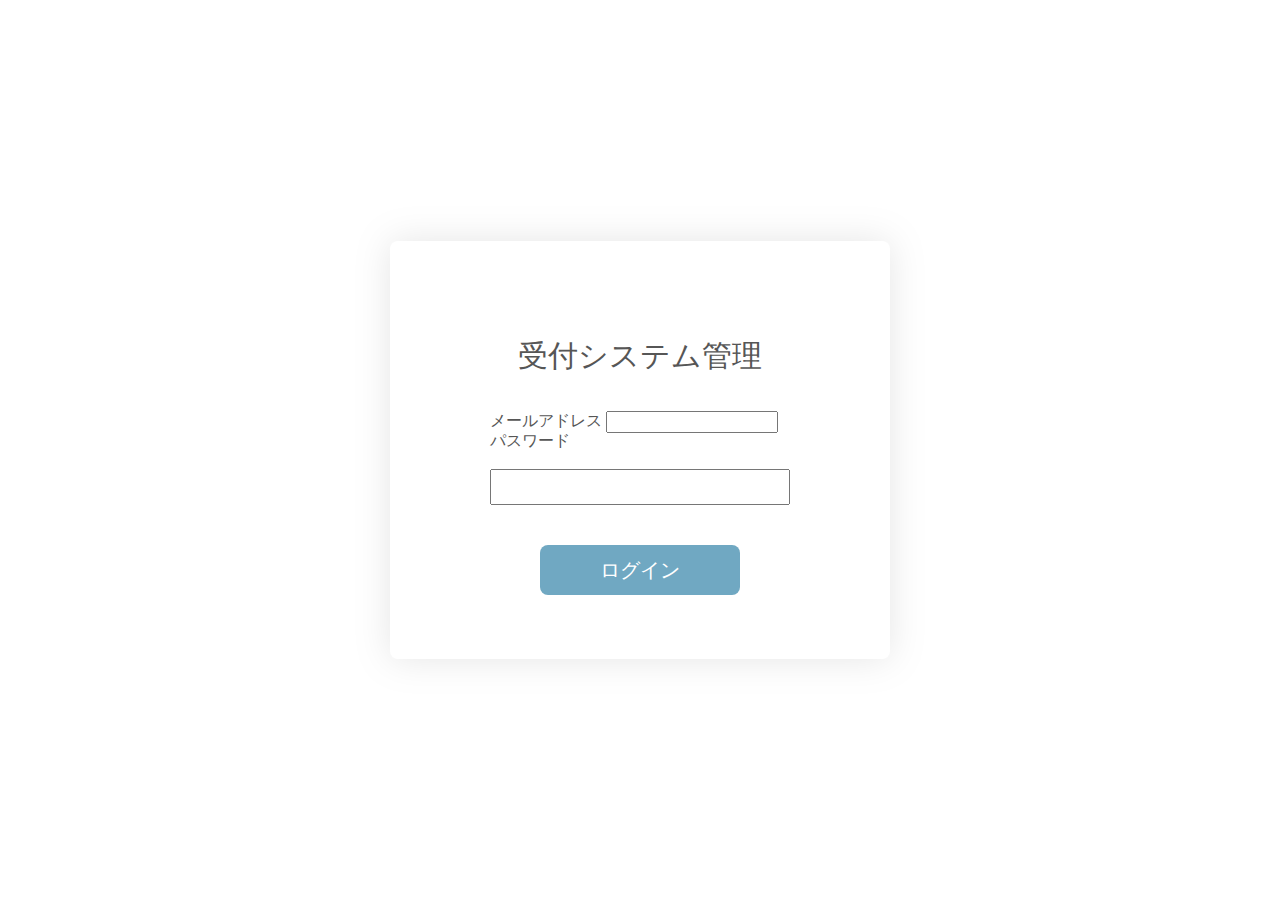
<file: back/index.html>
<!DOCTYPE html>
<html lang="ja">

<head>
  <meta charset="UTF-8">
  <title>Reception_Admin</title>
  <link rel="stylesheet" href="./reset.css">
  <link rel="stylesheet" href="./style.css">
</head>

<body>
  <div class="wrap">
    <div class="login_container">
      <h1>受付システム管理</h1>
      <form action="#" method="post" class="login_form">
        <div class="">
          <span>メールアドレス</span>
          <input type="text">
        </div>
        <div class="pass_container">
          <span>パスワード</span>
          <input type="password">
        </div>
        <p class="error_message">メールアドレスまたはパスワードが誤っています</p>
        <input type="submit" value="ログイン" class="login_btn">
      </form>
    </div>
  </div>
</body>

</html>
</file>
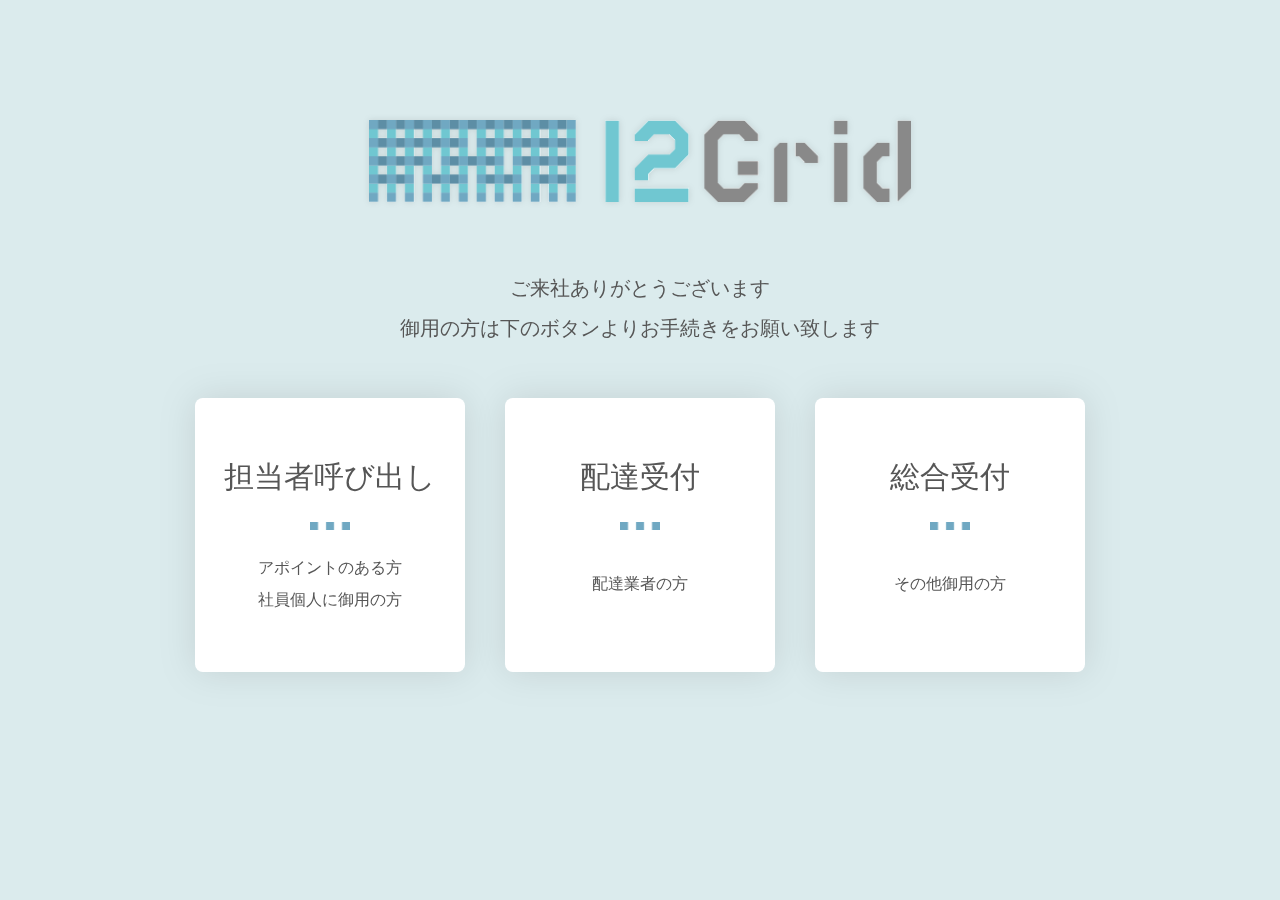
<file: front/index.html>
<!DOCTYPE html>
<html lang="ja">
<head>
  <meta charset="UTF-8">
  <title>Reception</title>
  <link rel="stylesheet" href="./reset.css">
  <link rel="stylesheet" href="./style.css">
</head>
<body>
  <h1 class="index_title">
    <img src="./img/12grid.png" alt="12grid">
  </h1>
  <p class="index_text">
    ご来社ありがとうございます<br>
    御用の方は下のボタンよりお手続きをお願い致します
  </p>
  <div class="button_container index">
    <a href="./members.html" class="call_button index">
      <h2>担当者呼び出し</h2>
      <img src="./img/dots.png">
      <div>
        <span>アポイントのある方</span>
        <span>社員個人に御用の方</span>
      </div>
    </a>
    <a class="call_button index" id="delivery_open">
      <h2>配達受付</h2>
      <img src="./img/dots.png">
      <div>
        <span>配達業者の方</span>
      </div>
    </a>
    <a class="call_button index" id="general_open">
      <h2>総合受付</h2>
      <img src="./img/dots.png">
      <div>
        <span>その他御用の方</span>
      </div>
    </a>
  </div>

  <!-- delivery modal -->
  <div class="modal delivery" id="delivery_modal">
    <h3>配達受付</h3>
    <a class="ok">呼び出し</a>
    <a class="cancel">戻る</a>
  </div>
  <!-- delivery modal -->

  <!-- general modal -->
  <div class="modal general" id="general_modal">
    <h3>総合受付</h3>
    <a class="ok">呼び出し</a>
    <a class="cancel">戻る</a>
  </div>
  <!-- general modal -->

  <!-- completion modal -->
  <div class="modal completion" id="completion_modal">
    <h3>お呼び出しが完了しました</h3>
    <p>少々お待ちください</p>
    <a class="cancel">戻る</a>
  </div>
  <!-- completion modal -->

  <!-- modal background -->
  <div class="modal_bg" id="modal_bg"></div>
  <!-- modal background -->

  <script>
    //bg
    var modal_bg = document.getElementById("modal_bg");

    //delivery
    var delivery_open = document.getElementById('delivery_open');
    var delivery = document.getElementById('delivery_modal');

    delivery_open.addEventListener("click", function() {
      delivery.style.opacity = "1";
      delivery.style.pointerEvents = "auto";
      modal_bg.style.opacity = "1";
      modal_bg.style.pointerEvents = "auto";
      modal_bg.style.zIndex = "100";
    });

    //general
    var general_open = document.getElementById("general_open");
    var general = document.getElementById("general_modal");

    general_open.addEventListener("click", function() {
      general.style.opacity = "1";
      general.style.pointerEvents = "auto";
      modal_bg.style.opacity = "1";
      modal_bg.style.pointerEvents = "auto";
      modal_bg.style.zIndex = "100";
    });

    //completion
    var completion_open = document.getElementsByClassName("ok");
    var completion = document.getElementById("completion_modal");

    for(var i = 0; i < completion_open.length; i++) {
      completion_open[i].addEventListener("click", function(){
        delivery.style.transition = "inherit";
        delivery.style.opacity = "0";
        delivery.style.pointerEvents = "none";
        general.style.transition = "inherit";
        general.style.opacity = "0";
        general.style.pointerEvents = "none";
        completion.style.transition = "inherit";
        completion.style.opacity = "1";
        completion.style.pointerEvents = "auto";
      });
    }

    //close
    var close = document.getElementsByClassName("cancel");

    for(var i = 0; i < close.length; i++) {
      close[i].addEventListener("click", function() {
        delivery.style.opacity = "0";
        delivery.style.pointerEvents = "none";
        general.style.opacity = "0";
        general.style.pointerEvents = "none";
        completion.style.opacity = "0";
        completion.style.pointerEvents = "none";
        modal_bg.style.opacity = "0";
        modal_bg.style.pointerEvents = "none";
        modal_bg.style.zIndex = "-1";
      });
    }
  </script>
</body>
</html>
</file>
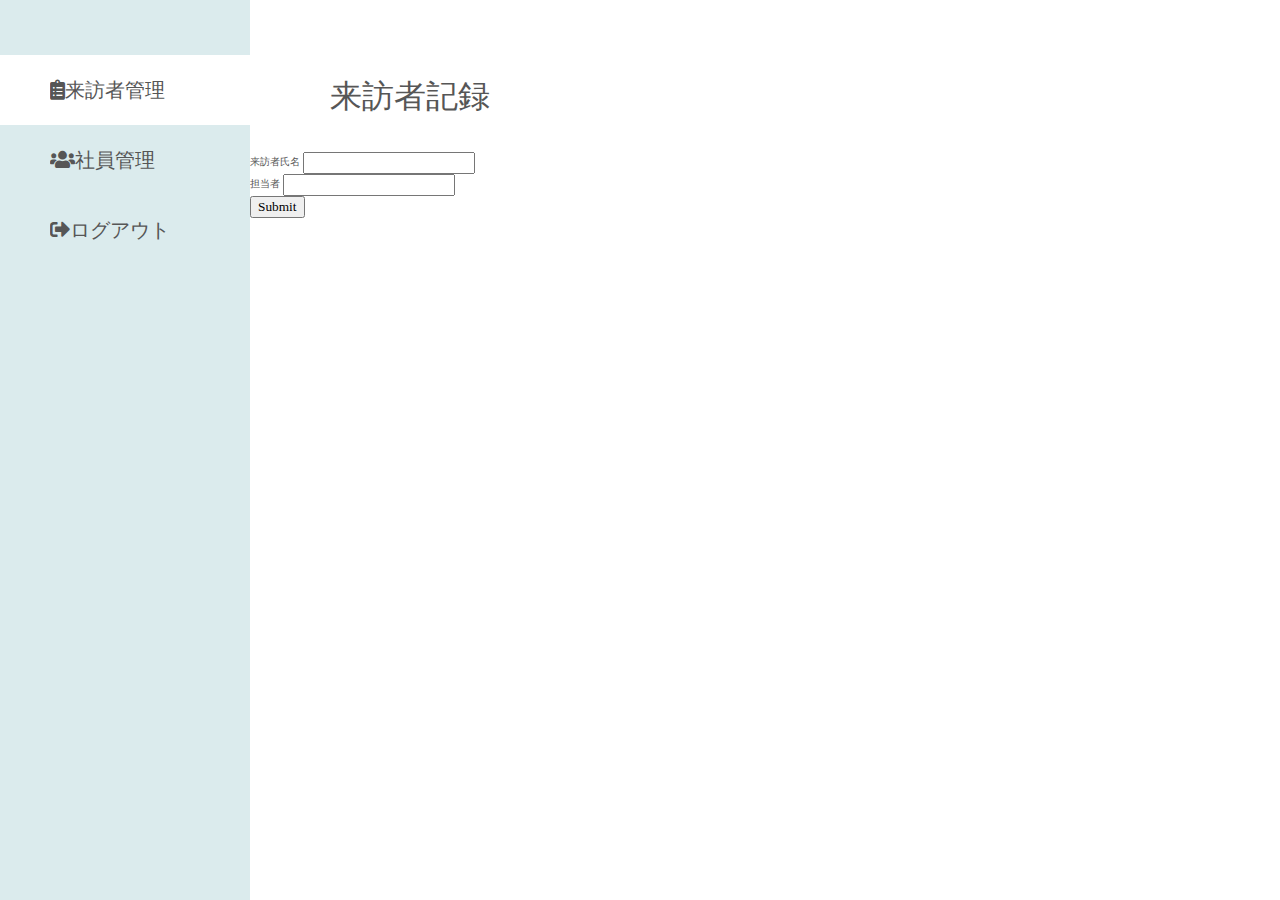
<file: back/records.html>
<!DOCTYPE html>
<html lang="ja">
<head>
  <meta charset="UTF-8">
  <title>Reception_Admin</title>
  <link rel="stylesheet" href="./reset.css">
  <link rel="stylesheet" href="./style.css">
  <link href="https://use.fontawesome.com/releases/v5.6.1/css/all.css" rel="stylesheet">
</head>
<body>
  <header class="side_menu">
    <ul class="menu_list">
      <li class="menu_item current"><a href=""><i class="fas fa-clipboard-list"></i>来訪者管理</a></li>
      <li class="menu_item"><i class="fas fa-users"></i>社員管理</li>
      <li class="menu_item"><i class="fas fa-sign-out-alt"></i>ログアウト</li>
    </ul>
  </header>
  <main class="main">
    <h1>来訪者記録</h1>
    <div>
      <div>
        <span>来訪者氏名</span>
        <input type="text">
      </div>
      <div>
        <span>担当者</span>
        <input type="text">
      </div>
      <input type="submit">
    </div>

    <table>

    </table>

    <div class="pager">

    </div>
  </main>
</body>
</html>
</file>
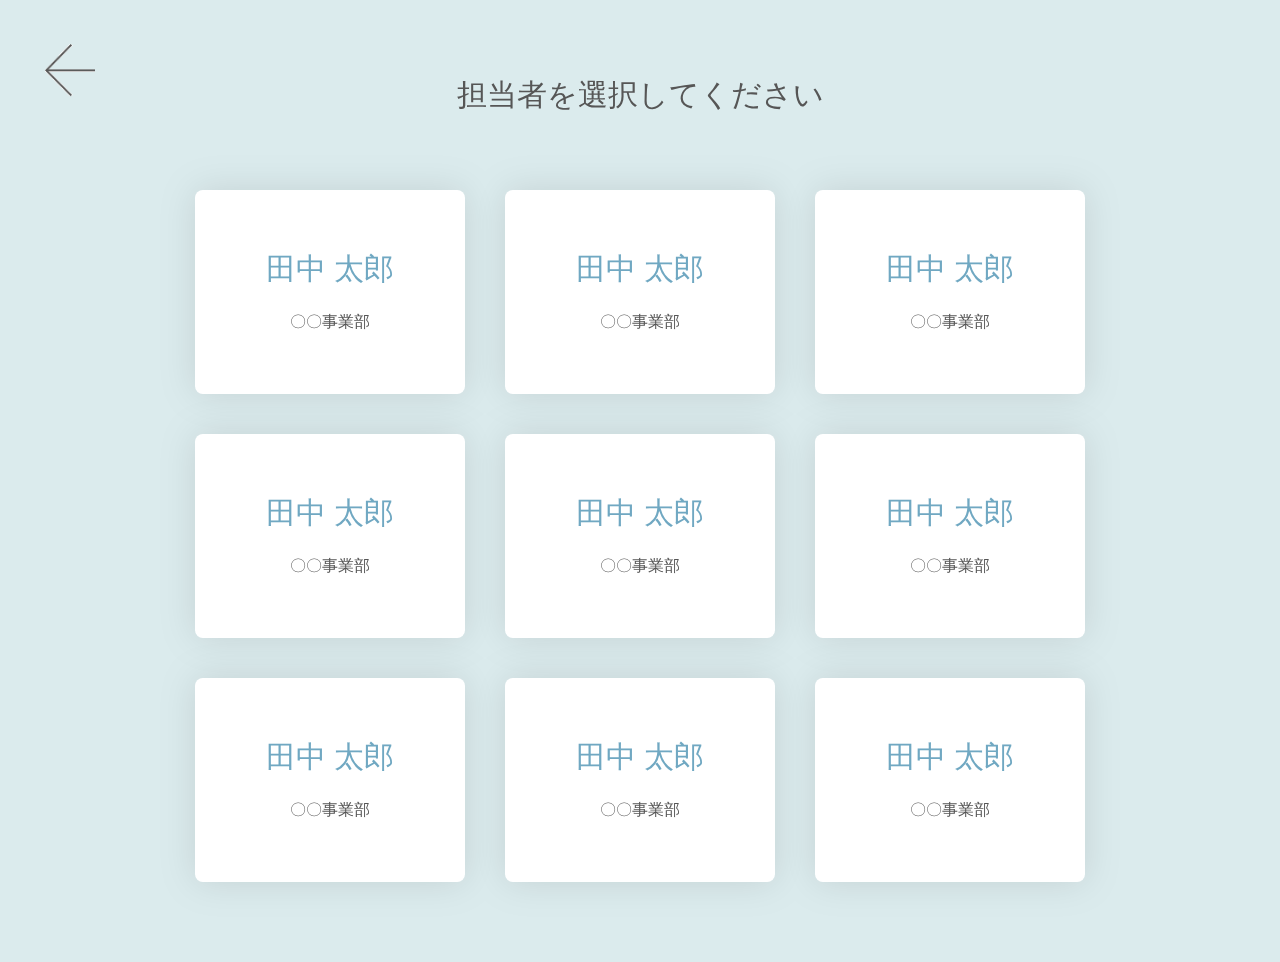
<file: front/members.html>
<!DOCTYPE html>
<html lang="ja">
<head>
  <meta charset="UTF-8">
  <title>Reception</title>
  <link rel="stylesheet" href="./reset.css">
  <link rel="stylesheet" href="./style.css">
</head>
<body>
  <a class="back" href="./index.html"><img src="./img/back.png"></a>
  <h1 class="members_title">担当者を選択してください</h1>
  <div class="button_container members">
    <a class="call_button members member_open">
      <h2>田中&nbsp;太郎</h2>
      <span>〇〇事業部</span>
    </a>
    <a class="call_button members member_open">
      <h2>田中&nbsp;太郎</h2>
      <span>〇〇事業部</span>
    </a>
    <a class="call_button members member_open">
      <h2>田中&nbsp;太郎</h2>
      <span>〇〇事業部</span>
    </a>
    <a class="call_button members member_open">
      <h2>田中&nbsp;太郎</h2>
      <span>〇〇事業部</span>
    </a>
    <a class="call_button members member_open">
      <h2>田中&nbsp;太郎</h2>
      <span>〇〇事業部</span>
    </a>
    <a class="call_button members member_open">
      <h2>田中&nbsp;太郎</h2>
      <span>〇〇事業部</span>
    </a>
    <a class="call_button members member_open">
      <h2>田中&nbsp;太郎</h2>
      <span>〇〇事業部</span>
    </a>
    <a class="call_button members member_open">
      <h2>田中&nbsp;太郎</h2>
      <span>〇〇事業部</span>
    </a>
    <a class="call_button members member_open">
      <h2>田中&nbsp;太郎</h2>
      <span>〇〇事業部</span>
    </a>
  </div>

  <!-- member modal -->
  <div class="modal member" id="member_modal">
    <h3>田中&nbsp;太郎</h3>
    <p>〇〇事業部</p>
    <a class="ok">呼び出し</a>
    <a class="cancel">戻る</a>
  </div>
  <!-- member modal -->

  <!-- completion modal -->
  <div class="modal completion" id="completion_modal">
    <h3>お呼び出しが完了しました</h3>
    <p>少々お待ちください</p>
    <a class="cancel" id="member_complete">戻る</a>
  </div>
  <!-- completion modal -->

  <!-- modal background -->
  <div class="modal_bg" id="modal_bg"></div>
  <!-- modal background -->

  <script>
    //height
    var height = window.parent.screen.height;
    function modalTop(){
      var scrollTop = document.documentElement.scrollTop || document.body.scrollTop;
      var modalTop = ((height - scrollTop) * 0.5) + scrollTop + "px";
      return modalTop;
    }

    //bg
    var modal_bg = document.getElementById("modal_bg");

    //member
    var member_open = document.getElementsByClassName("member_open");
    var member = document.getElementById("member_modal");

    for(var i = 0; i < member_open.length; i++) {
      member_open[i].addEventListener("click", function() {
        member.style.opacity = "1";
        member.style.pointerEvents = "auto";
        member.style.top = modalTop();
        modal_bg.style.opacity = "1";
        modal_bg.style.pointerEvents = "auto";
        modal_bg.style.zIndex = "100";
      });
    }

    //completion
    var completion_open = document.getElementsByClassName("ok");
    var completion = document.getElementById("completion_modal");

    for(var i = 0; i < completion_open.length; i++) {
      completion_open[i].addEventListener("click", function(){
        member.style.opacity = "0";
        member.style.pointerEvents = "none";
        member.style.transition = "inherit";
        completion.style.transition = "inherit";
        completion.style.opacity = "1";
        completion.style.pointerEvents = "auto";
        completion.style.top = modalTop();
      });
    }

    //close
    var close = document.getElementsByClassName("cancel");

    for(var i = 0; i < close.length; i++) {
      close[i].addEventListener("click", function() {
        member.style.opacity = "0";
        member.style.pointerEvents = "none";
        completion.style.opacity = "0";
        completion.style.pointerEvents = "none";
        modal_bg.style.opacity = "0";
        modal_bg.style.pointerEvents = "none";
        modal_bg.style.zIndex = "-1";
      });
    }

    var member_complete = document.getElementById("member_complete");

    member_complete.addEventListener("click", function(){
      window.location.href = "./index.html";
    })
  </script>
</body>
</html>
</file>
<file: back/style.css>
html {
  font-size: 62.5%;
}

body {
  font-family: "游ゴシック体", YuGothic, "游ゴシック", "Yu Gothic";
  color: #565656;
}

a {
  color: #565656;
  text-decoration: none;
}

input {
  font-family: "游ゴシック体", YuGothic, "游ゴシック", "Yu Gothic";
}

/* common */
.wrap {
  background-color: #dbebed;
}




/* login */
.login_container {
  position: absolute;
  top: 50%;
  left: 50%;
  transform: translate3d(-50%,-50%,0);
  width: 500px;
  background-color: #fff;
  padding: 100px 0 64px;
  border-radius: 8px;
  filter: drop-shadow(0 0 18px rgba(0,0,0,0.1));
}

.login_container > h1 {
  font-size: 3rem;
  font-weight: 500;
  text-align: center;
  margin-bottom: 40px;
}

.login_form {
  font-size: 1.6rem;
  width: 300px;
  margin: auto;
}

.mail_container,
.pass_container {
  margin-bottom: 40px;
}

.mail_container > span,
.pass_container > span {
  display: block;
  margin-bottom: 20px;
}

.mail_container > input,
.pass_container > input {
  width: 300px;
  padding: 8px;
  font-size: 1.4rem;
}

.error_message {
  display: none;
  color: #ff3333;
  margin-bottom: 20px;
}

.login_btn {
  display: block;
  margin: auto;
  border: none;
  border-radius: 8px;
  padding: 0;
  cursor: pointer;
  color: #fff;
  background-color: #70a8c2;
  font-size: 2rem;
  width: 200px;
  height: 50px;
}


/* menu */
 
.side_menu {
  position: fixed;
  width: 250px;
  height: 100%;
  font-size: 2rem;
  background-color: #dbebed;
}

.menu_list {
  margin-top: 55px;
}

.menu_item {
  padding: 25px 0 25px 50px;
}

.menu_item.current {
  background-color: #fff;
}

.main {
  margin-left: 250px;
}

.main > h1 {
  font-size: 3.2rem;
  font-weight: 500;
  padding: 80px 0 40px 80px;
}
</file>
<file: front/style.css>
html {
  font-size: 62.5%;
}

body {
  font-family: "游ゴシック体", YuGothic, "游ゴシック", "Yu Gothic";
  background-color: #dbebed;
  text-align: center;
  color: #565656;
}

a {
  color: #565656;
  text-decoration: none;
}


/* common */

.button_container {
  display: flex;
  justify-content: start;
  flex-wrap: wrap;
  width: 890px;
  margin: auto;
}

.call_button {
  display: block;
  background-color: #fff;
  border-radius: 8px;
  margin-right: 40px;
  padding: 64px 0;
  width: 270px;
  filter: drop-shadow(0 0 18px rgba(0,0,0,0.1));
}

.call_button:nth-of-type(3n) {
  margin-right: 0;
}


/* modal */

.modal {
  opacity: 0;
  pointer-events: none;
  position: absolute;
  top: 50%;
  left: 50%;
  transform: translate3d(-50%,-50%,0);
  width: 560px;
  background-color: #fff;
  border-radius: 8px;
  padding: 80px 0 64px;
  filter: drop-shadow(0 0 18px rgba(0,0,0,0.1));
  z-index: 1000;
  transition: opacity .3s ease;
}

.modal > h3 {
  font-size: 3rem;
  font-weight: 500;
  margin-bottom: 30px;
}

.modal > p {
  font-size: 2rem;
  margin-bottom: 40px;
}

.modal >a.ok {
  display: inline-block;
  background-color: #70a8c2;
  color: #fff;
  font-size: 2.4rem;
  width: 190px;
  line-height: 80px;
  border-radius: 8px;
  margin-right: 50px;
}

.modal >a.cancel {
  display: inline-block;
  background-color: #a9a9a9;
  color: #fff;
  font-size: 2.4rem;
  width: 190px;
  line-height: 80px;
  border-radius: 8px;
}

.modal.delivery > h3,
.modal.general > h3 {
  margin-bottom: 88px;
}

.modal.member > h3 {
  top: 0;
  color: #70a8c2;
}

.modal_bg {
  opacity: 0;
  transition: opacity .3s ease;
  width: 100%;
  height: 100%;
  position: fixed;
  top: 0;
  left: 0;
  background-color: rgba(0,0,0,0.3);
  z-index: -1;
  transition: all .3s ease;
}


/* index */

.index_title {
  margin-top: 120px;
}

.index_title > img{
  width: 542px;
  filter: drop-shadow(0 0 3px rgba(0,0,0,0.1));
}

.index_text {
  font-size: 2rem;
  line-height: 2;
  margin-top: 64px;
}

.button_container.index {
  margin-top: 50px;
}

.call_button > h2 {
  font-weight: 500;
  font-size: 3rem;
}

.call_button > img {
  display: block;
  width: 40px;
  margin: 30px auto;
}

.call_button.index > div {
  display: flex;
  flex-direction: column;
  justify-content: center;
  height: 48px;
}

.call_button.index > div > span {
  display: block;
  font-size: 1.6rem;
  margin-bottom: 16px;
}

.call_button >div > span:last-of-type {
  margin-bottom: 0;
}


/* members */

.back {
  display: block;
  position: absolute;
  top: 20px;
  left: 20px;
  width: 100px;
  height: 100px;
}

.back > img {
  position: absolute;
  left: 50%;
  top: 50%;
  transform: translate3d(-50%, -50%, 0);
  width: 50px;
}

.members_title {
  margin-top: 80px;
  font-size: 3rem;
  font-weight: inherit;
}

.button_container.members {
  margin: 80px auto 40px;
}

.call_button.members {
  margin-bottom: 40px;
}

.call_button.members > h2 {
  color: #70a8c2;
  margin-bottom: 30px;
}

.call_button.members > span {
  font-size: 1.6rem;
}
</file>
